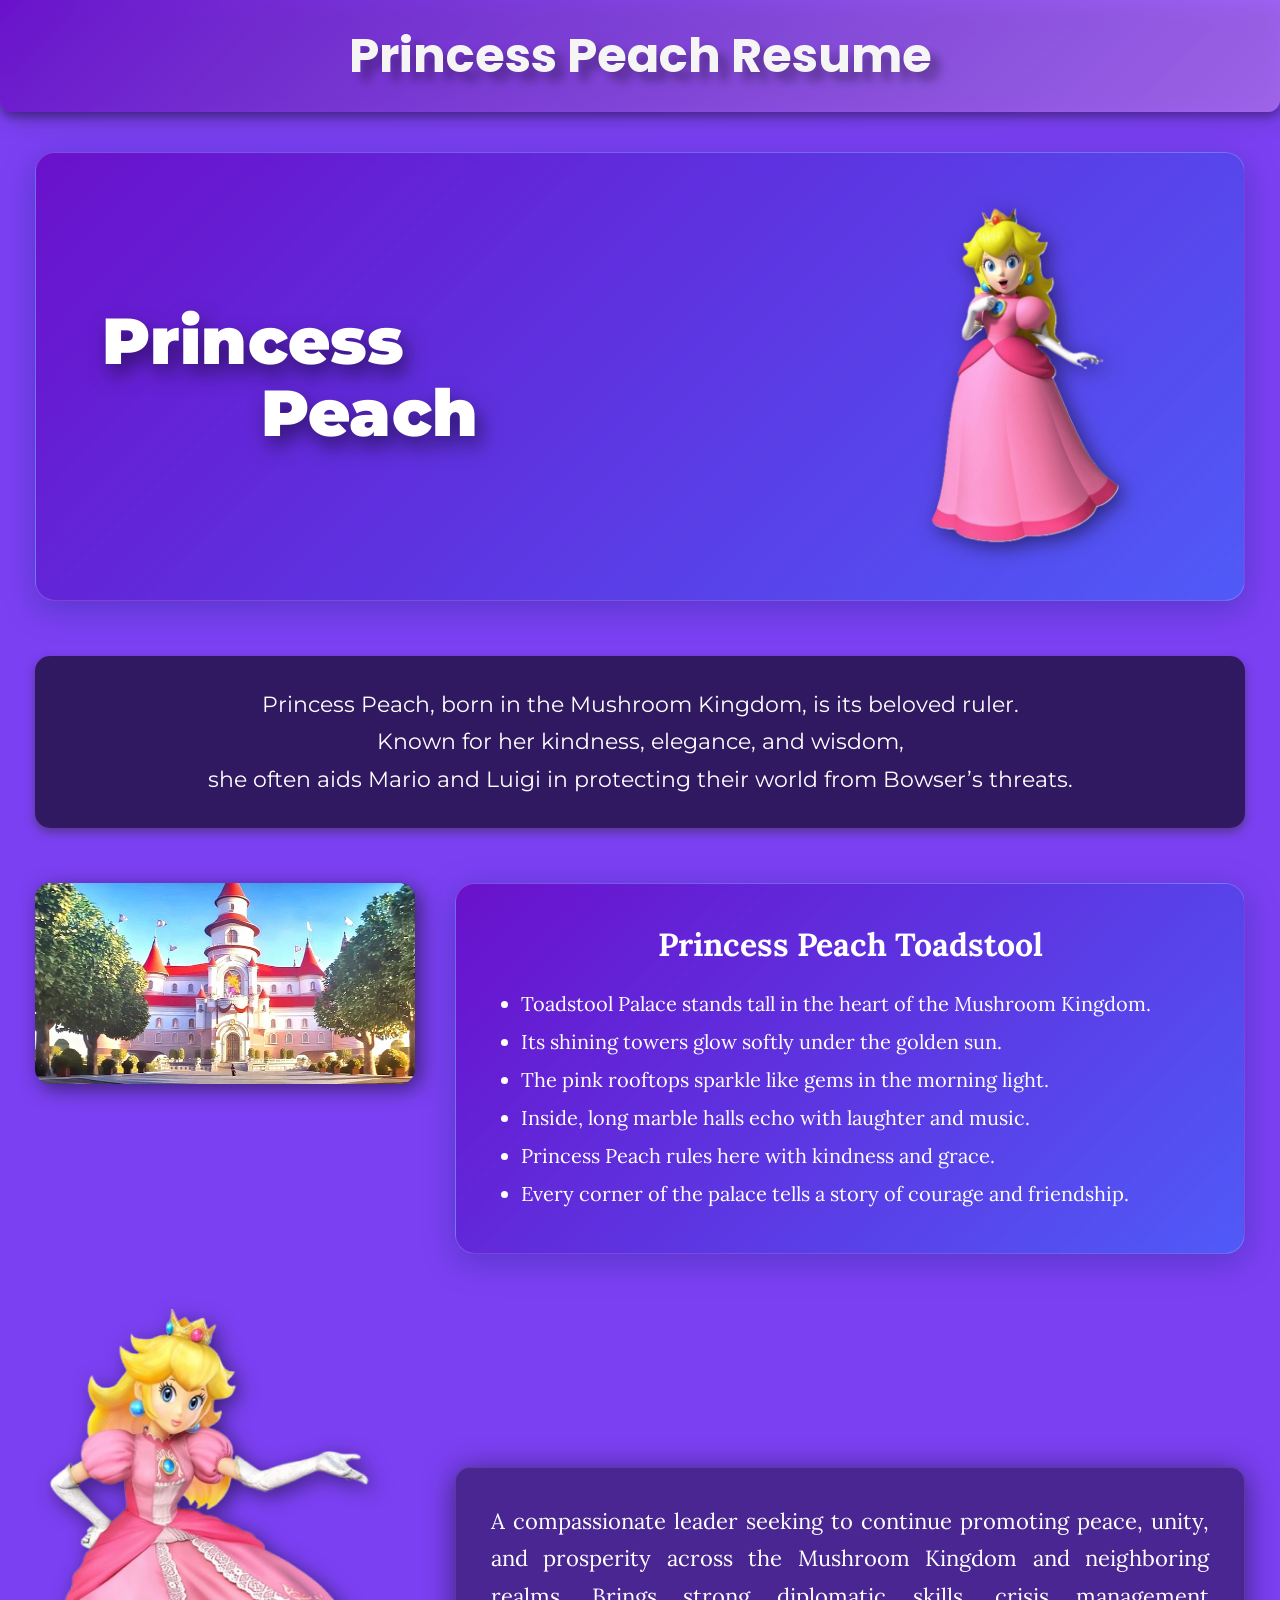
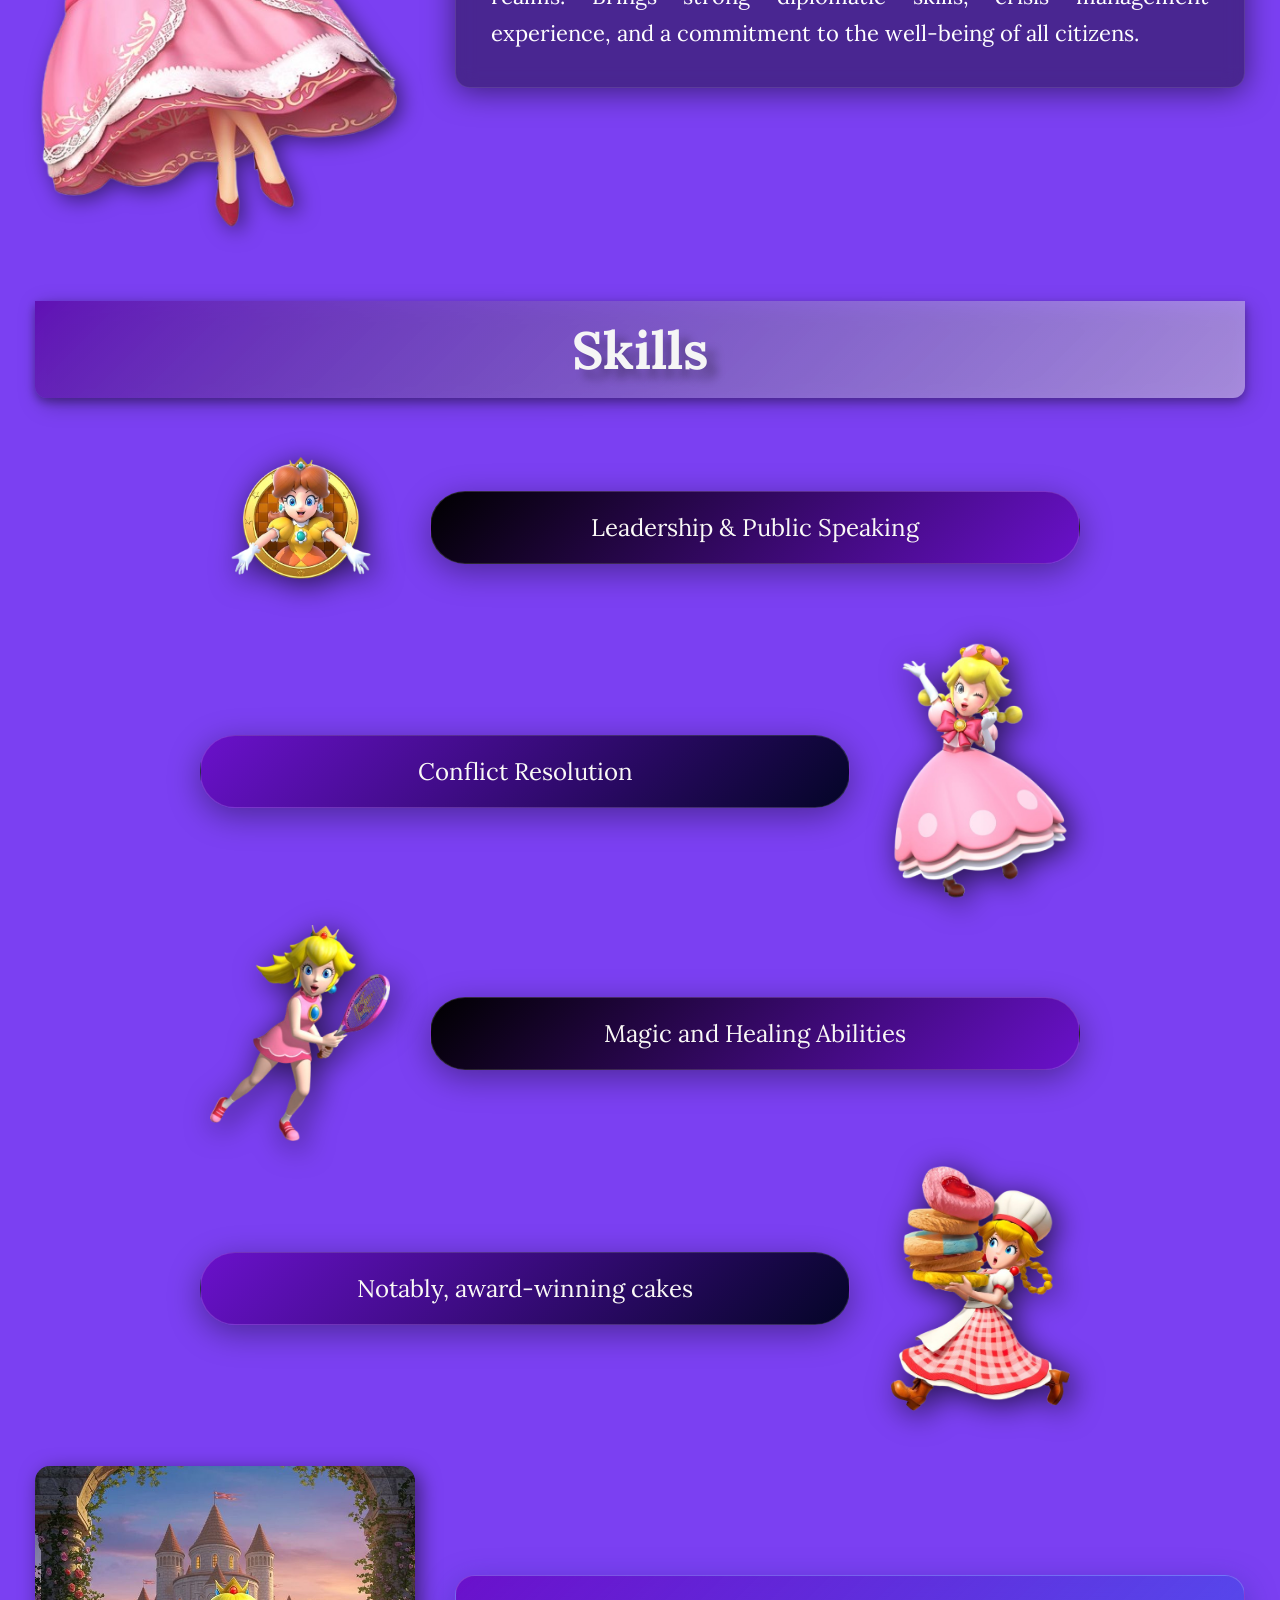
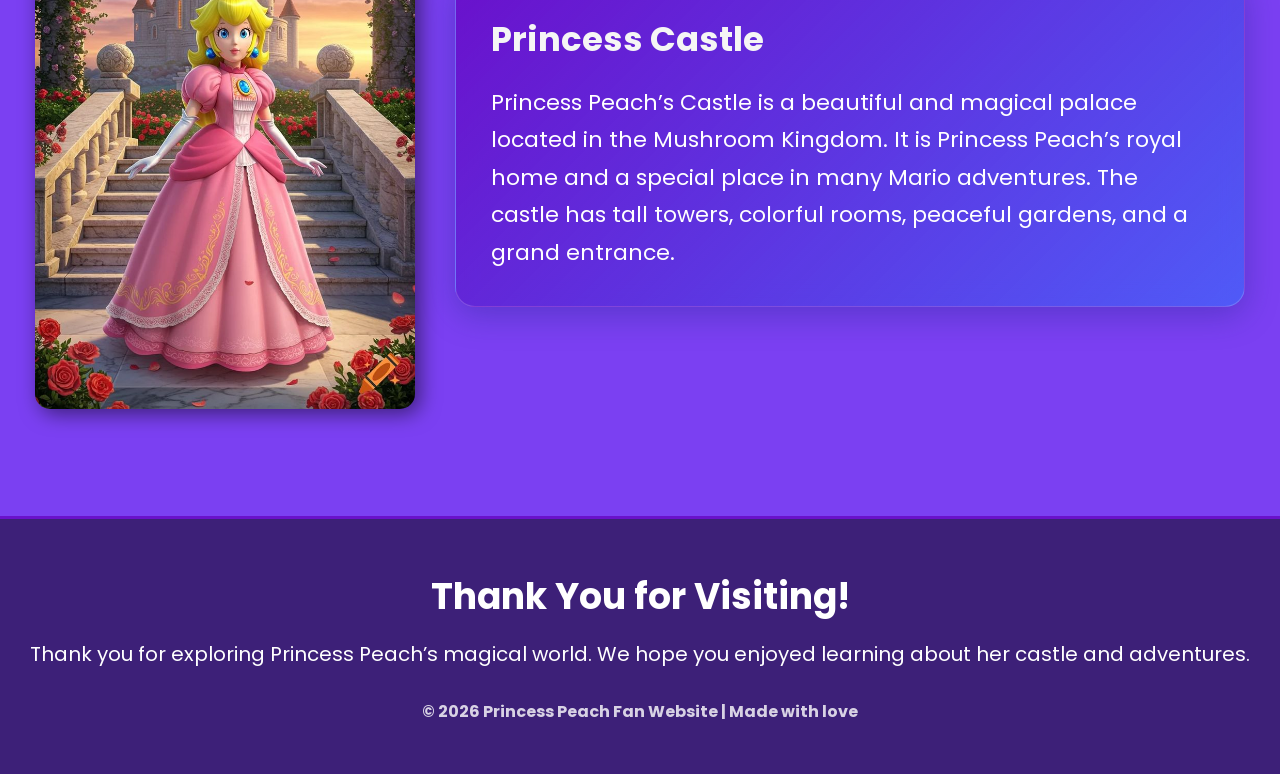
<file: index.html>
<!DOCTYPE html>
<html lang="en">
<head>
  <meta charset="UTF-8">
  <meta name="viewport" content="width=device-width, initial-scale=1.0">
  <title>Princess Peach Resume</title>
  <link rel="stylesheet" href="resume.css" />
  <link href="https://fonts.googleapis.com/css2?family=DM+Serif+Display:ital@0;1&family=Lora:ital,wght@0,400..700;1,400..700&family=Montserrat:ital,wght@0,100..900;1,100..900&family=Poppins:wght@400;700;900&display=swap" rel="stylesheet">
</head>
<body>

  <!-- Top Header Title -->
  <header class="title">
    <h1>Princess Peach Resume</h1>
  </header>

  <main class="page-container">

    <!-- Hero Section -->
    <section class="glass hero-section">
      <div class="hero-text">
        <h1 class="h1">Princess</h1>
        <h1 class="h2">Peach</h1>
      </div>
      <div class="photo float-animation">
        <img src="Princes Peach.png" alt="Princess Peach">
      </div>
    </section>

    <!-- Introduction Section -->
    <section class="introduction">
      <p>
        Princess Peach, born in the Mushroom Kingdom, is its beloved ruler.<br>
        Known for her kindness, elegance, and wisdom,<br>
        she often aids Mario and Luigi in protecting their world from Bowser’s threats.
      </p>
    </section>

    <!-- Castle Intro Section -->
    <section class="section-row">
      <div class="intro1 float-animation">
        <img src="intro1.jpeg" alt="Peach Intro">
      </div>
      <div class="glass castleintro">
        <h2>Princess Peach Toadstool</h2>
        <ul>
          <li>Toadstool Palace stands tall in the heart of the Mushroom Kingdom.</li>
          <li>Its shining towers glow softly under the golden sun.</li>
          <li>The pink rooftops sparkle like gems in the morning light.</li>
          <li>Inside, long marble halls echo with laughter and music.</li>
          <li>Princess Peach rules here with kindness and grace.</li>
          <li>Every corner of the palace tells a story of courage and friendship.</li>
        </ul>
      </div>
    </section>

    <!-- Tales Section -->
    <section class="section-row align-center">
      <div class="talespic float-animation">
        <img src="peach_tales.png" alt="Peach Tales">
      </div>
      <div class="blackglass tales">
        <p>
          A compassionate leader seeking to continue promoting peace, unity, and prosperity across the Mushroom Kingdom and neighboring realms. Brings strong diplomatic skills, crisis management experience, and a commitment to the well-being of all citizens.
        </p>
      </div>
    </section>

    <!-- Skills Section  -->
    <section class="skills-section">
      <div class="skills-title">
        <h2>Skills</h2>
      </div>

      <div class="skills-container">
        <!-- Row 1 -->
        <div class="skill-row">
          <div class="skill-img-box float-animation">
            <img src="mario.png" alt="Daisy">
          </div>
          <div class="skill-pill blue1">Leadership & Public Speaking</div>
        </div>

        <!-- Row 2 -->
        <div class="skill-row row-reverse">
          <div class="skill-pill glass4">Conflict Resolution</div>
          <div class="skill-img-box float-animation">
            <img src="skills.png" alt="Peach Dress">
          </div>
        </div>

        <!-- Row 3 -->
        <div class="skill-row">
          <div class="skill-img-box float-animation">
            <img src="princess_tenis.png" alt="Tennis Peach">
          </div>
          <div class="skill-pill glass5">Magic and Healing Abilities</div>
        </div>

        <!-- Row 4 -->
        <div class="skill-row row-reverse">
          <div class="skill-pill glass6">Notably, award-winning cakes</div>
          <div class="skill-img-box float-animation">
            <img src="Patisserie_Peach-removebg-preview.png" alt="Patisserie Peach">
          </div>
        </div>
      </div>
    </section>

    <!-- Castle Container Section  -->
    <section class="section-row align-center container_end">
      <div class="castle float-animation">
        <img src="download (4).jpeg" alt="Castle">
      </div>
      <div class="glass box">
        <h2>Princess Castle</h2>
        <p>Princess Peach’s Castle is a beautiful and magical palace located in the Mushroom Kingdom. It is Princess Peach’s royal home and a special place in many Mario adventures. The castle has tall towers, colorful rooms, peaceful gardens, and a grand entrance.</p>
      </div>
    </section>

  </main>

  <!-- Footer -->
  <footer class="footer">
    <h2>Thank You for Visiting!</h2>
    <p>Thank you for exploring Princess Peach’s magical world. We hope you enjoyed learning about her castle and adventures.</p>
    <p class="copyright">© 2026 Princess Peach Fan Website | Made with love</p>
  </footer>

</body>
</html>
</file>
<file: resume.css>
@import url('https://fonts.googleapis.com/css2?family=Montserrat:wght@400;600;700&display=swap');
/* ==========================================
   1. Global Setup
   ========================================== */
* {
  margin: 0;
  padding: 0;
  box-sizing: border-box;
}

body {
  background-color: rgb(123, 64, 242);
  font-family: "Poppins", sans-serif;
  color: white;
  overflow-x: hidden;
  min-height: 100vh;
}

.page-container {
  max-width: 1250px;
  margin: 0 auto;
  padding: 40px 20px;
  display: flex;
  flex-direction: column;
  gap: 55px;
}

/* ==========================================
   Header Title
   ========================================== */
.title {
  background: linear-gradient(135deg, #6a11cb, oklab(75.669% 0.10708 -0.12918 / 0.5));
  color: whitesmoke;
  text-align: center;
  filter: drop-shadow(5px 5px 10px rgba(0, 0, 0, 0.3));
  font-weight: 900;
  box-shadow: 0 4px 10px rgba(0, 0, 0, 0.3);
  font-size: 24px;
  text-shadow: 10px 9px 10px rgba(0, 0, 0, 0.3);
  border-bottom-left-radius: 12px;
  border-bottom-right-radius: 12px;
  width: 100%;
  padding: 20px 0;
}

/* ==========================================
   Slide In Up Keyframes
   ========================================== */
@keyframes slideInUp {
  0% {
    transform: translateY(50px);
    opacity: 0;
  }
  100% {
    transform: translateY(0);
    opacity: 1;
  }
}

/* Class to apply animation manually to any element */
.slide-in-up {
  animation: slideInUp 0.8s cubic-bezier(0.25, 1, 0.5, 1) forwards;
}

/* ==========================================
   Glassmorphism Reusable Style
   ========================================== */
.glass {
  background: linear-gradient(135deg, #6a11cb, rgba(37, 117, 252, 0.5));
  box-shadow: 0 8px 32px rgba(31, 38, 135, 0.37);
  backdrop-filter: blur(12px);
  -webkit-backdrop-filter: blur(12px);
  border: 1px solid rgba(255, 255, 255, 0.18);
  border-radius: 20px;
  padding: 40px;
  color: white;
  transition: transform 0.3s ease, box-shadow 0.3s ease;
  
  /* Sabhi glass boxes par animation */
  animation: slideInUp 0.8s cubic-bezier(0.25, 1, 0.5, 1) forwards;
}

.glass:hover {
  transform: translateY(-5px);
  box-shadow: 0 12px 40px rgba(0, 0, 0, 0.4);
}

/* ==========================================
   Hero Section
   ========================================== */
.hero-section {
  display: flex;
  justify-content: space-between;
  align-items: center;
  animation: slideInUp 0.8s cubic-bezier(0.25, 1, 0.5, 1) forwards;
}

.hero-text .h1, 
.hero-text .h2 {
  font-family: 'Montserrat', sans-serif;
  font-size: 65px;
  font-weight: 900;
  line-height: 1.1;
  filter: drop-shadow(5px 10px 10px rgba(0, 0, 0, 0.5));
}
.hero-text .h1{
  padding-left: 26px;
}
.hero-text .h2{
  padding-left: 185px;
}
.photo img {
  width: 360px;
  height: auto;
  filter: drop-shadow(5px 5px 10px rgba(0, 0, 0, 0.5));
}

/* ==========================================
   Introduction
   ========================================== */
.introduction {
  font-family: 'Montserrat', sans-serif;
  background-color: rgba(0, 0, 0, 0.6);
  color: white;
  font-size: 22px;
  box-shadow: 0 4px 10px rgba(52, 45, 45, 0.5);
  text-align: center;
  padding: 30px;
  border-radius: 15px;
  line-height: 1.7;
  
  /* Slide In Up Animation */
  animation: slideInUp 0.8s cubic-bezier(0.25, 1, 0.5, 1) forwards;
}

/* ==========================================
   Row Layouts & Images
   ========================================== */
.section-row {
  display: flex;
  align-items: flex-start;
  gap: 40px;
}

.section-row.align-center {
  align-items: center;
}

.intro1 img, 
.talespic img, 
.castle img {
  width: 380px;
  height: auto;
  border-radius: 15px;
  filter: drop-shadow(5px 5px 10px rgba(0, 0, 0, 0.5));
  
  /* Images slide in up */
  animation: slideInUp 0.8s cubic-bezier(0.25, 1, 0.5, 1) forwards;
}

.castleintro {
  flex: 1;
  font-family: "Lora", serif;
  font-size: 20px;
}

.castleintro h2 {
  font-size: 32px;
  margin-bottom: 20px;
  text-align: center;
}

.castleintro ul {
  padding-left: 25px;
  line-height: 1.9;
}

.tales p {
  font-family: "Lora", serif;
  font-size: 22px;
  line-height: 1.7;
  text-align: justify;
}

.blackglass {
  flex: 1;
  background: rgba(0, 0, 0, 0.4);
  border-radius: 15px;
  backdrop-filter: blur(10px);
  -webkit-backdrop-filter: blur(10px);
  border: 1px solid #ffffff1a;
  box-shadow: 0 4px 30px rgba(0, 0, 0, 0.5);
  color: white;
  padding: 35px;
  
  /* Blackglass box slide in up */
  animation: slideInUp 0.8s cubic-bezier(0.25, 1, 0.5, 1) forwards;
}

/* ==========================================
   Skills Section 
   ========================================== */
.skills-title {
  background: linear-gradient(135deg, #6010b4, oklab(90.271% 0.00681 -0.00789 / 0.5));
  color: whitesmoke;
  text-align: center;
  filter: drop-shadow(5px 5px 10px rgba(0, 0, 0, 0.3));
  font-family: "Lora", serif;
  font-weight: 800;
  box-shadow: 0 4px 10px rgba(0, 0, 0, 0.3);
  font-size: 35px;
  text-shadow: 10px 9px 10px rgba(0, 0, 0, 0.3);
  border-bottom-left-radius: 12px;
  border-bottom-right-radius: 12px;
  padding: 15px 0;
  margin-bottom: 40px;
}

.skills-container {
  display: flex;
  flex-direction: column;
  gap: 25px;
}

.skill-row {
  display: flex;
  align-items: center;
  justify-content: center;
  gap: 30px;
}

.skill-row.row-reverse {
  flex-direction: row;
}

.skill-img-box {
  width: 200px;
  display: flex;
  justify-content: center;
}

.skill-img-box img {
  width: 180px;
  height: auto;
  filter: drop-shadow(5px 5px 15px rgba(0, 0, 0, 0.7));
}

.skill-pill {
  flex: 1;
  max-width: 650px;
  padding: 20px 30px;
  font-family: "Lora", serif;
  font-size: 24px;
  color: #FAF9F6;
  text-align: center;
  border-radius: 35px;
  box-shadow: 0 8px 32px rgba(0, 0, 0, 0.37);
  backdrop-filter: blur(12px);
  border: 1px solid rgba(255, 255, 255, 0.15);
  transition: transform 0.3s ease;
  
  /* Skill pills slide in up */
  animation: slideInUp 0.8s cubic-bezier(0.25, 1, 0.5, 1) forwards;
}

.skill-pill:hover {
  transform: scale(1.03);
}

.blue1 { background: linear-gradient(135deg, #000000, #6a11cb); }
.glass4 { background: linear-gradient(135deg, #6a11cb, rgb(4,5,39)); }
.glass5 { background: linear-gradient(135deg, #000000, #6a11cb); }
.glass6 { background: linear-gradient(135deg, #6a11cb, rgb(4,5,39)); }

/* ==========================================
   Castle Box (Glass Style)
   ========================================== */
.box {
  flex: 1;
  font-size: 22px;
  padding: 35px;
  line-height: 1.7;
  
  /* Castle box slide in up */
  animation: slideInUp 0.8s cubic-bezier(0.25, 1, 0.5, 1) forwards;
}

.box h2 {
  font-size: 34px;
  margin-bottom: 15px;
  color: whitesmoke;
}

/* ==========================================
   Footer
   ========================================== */
.footer {
  text-align: center;
  padding: 50px 20px;
  background: rgba(0, 0, 0, 0.5);
  color: white;
  border-top: 3px solid #6a11cb;
  margin-top: 60px;
}

.footer h2 {
  font-size: 36px;
  margin-bottom: 15px;
}

.footer p {
  font-size: 20px;
}

.copyright {
  margin-top: 30px;
  font-size: 16px !important;
  font-weight: bold;
  opacity: 0.8;
}
</file>
